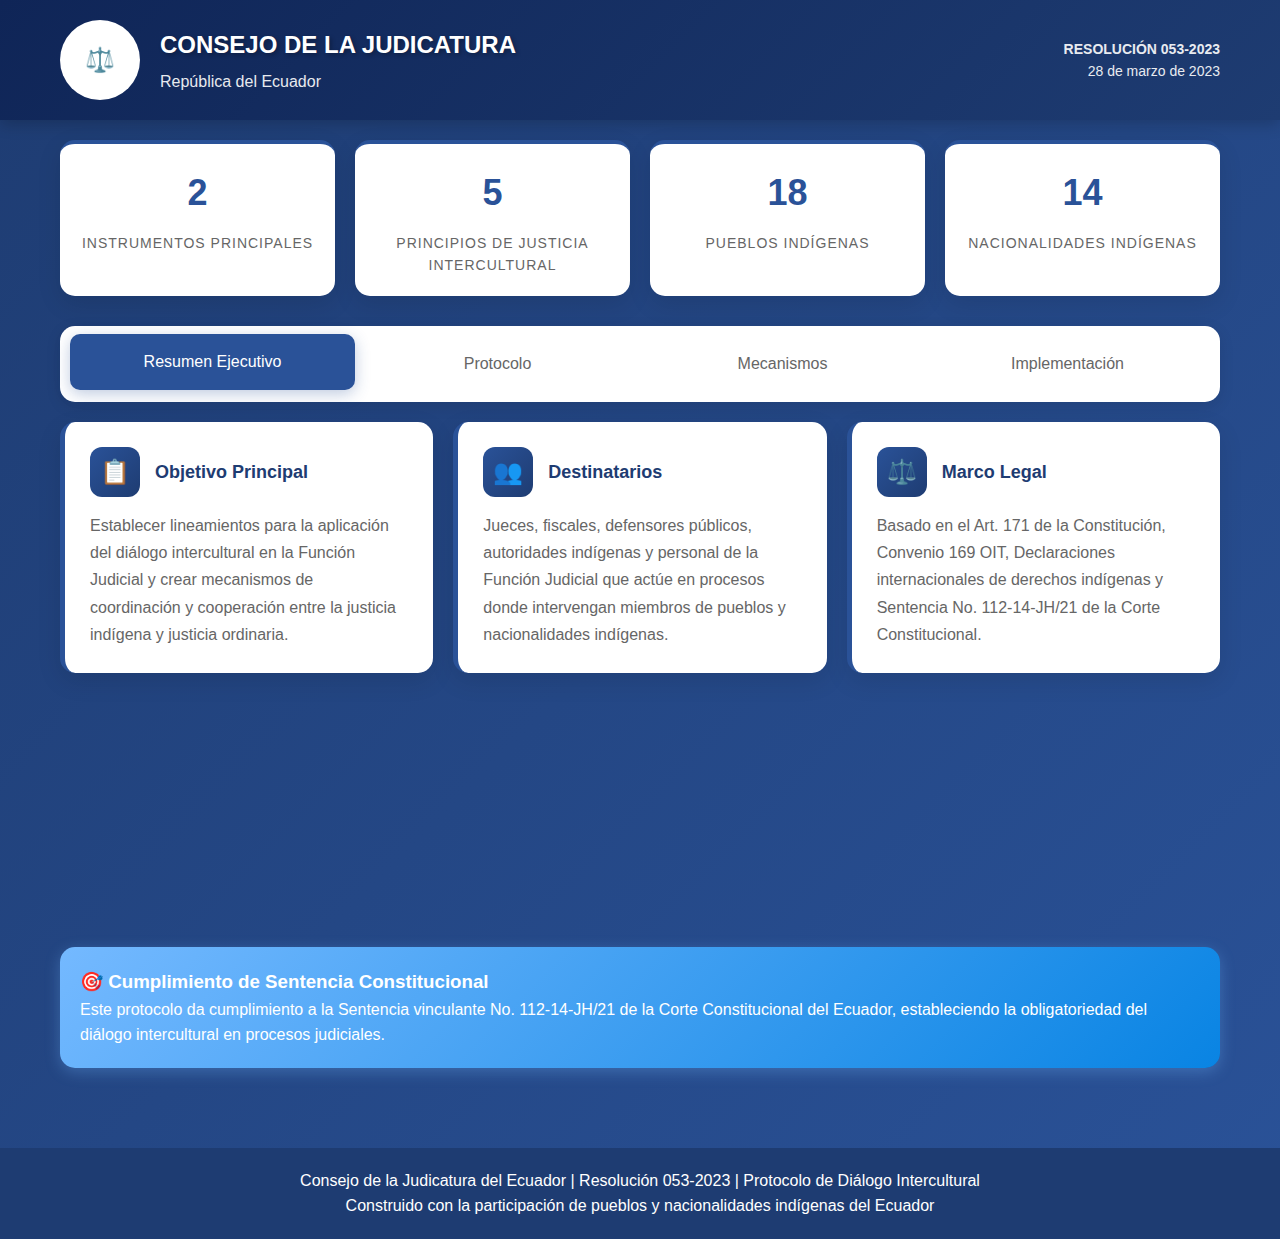
<file: index.html>
<!DOCTYPE html>
<html lang="es">
<head>
    <meta charset="UTF-8">
    <meta name="viewport" content="width=device-width, initial-scale=1.0">
    <title>Protocolo de Diálogo Intercultural - Función Judicial Ecuador</title>
    <style>
        * {
            margin: 0;
            padding: 0;
            box-sizing: border-box;
        }

        body {
            font-family: 'Segoe UI', Tahoma, Geneva, Verdana, sans-serif;
            background: linear-gradient(135deg, #1e3c72 0%, #2a5298 100%);
            color: #333;
            line-height: 1.6;
        }

        .header {
            background: linear-gradient(135deg, #0f2557 0%, #1e3c72 100%);
            color: white;
            padding: 20px 0;
            box-shadow: 0 4px 15px rgba(0,0,0,0.2);
        }

        .header-content {
            max-width: 1200px;
            margin: 0 auto;
            display: flex;
            align-items: center;
            justify-content: space-between;
            padding: 0 20px;
        }

        .logo-section {
            display: flex;
            align-items: center;
        }

        .logo {
            width: 80px;
            height: 80px;
            background: white;
            border-radius: 50%;
            display: flex;
            align-items: center;
            justify-content: center;
            margin-right: 20px;
            font-weight: bold;
            color: #1e3c72;
            font-size: 24px;
        }

        .title-section h1 {
            font-size: 24px;
            margin-bottom: 5px;
            text-shadow: 2px 2px 4px rgba(0,0,0,0.3);
        }

        .title-section h2 {
            font-size: 16px;
            opacity: 0.9;
            font-weight: 300;
        }

        .resolution-info {
            text-align: right;
            font-size: 14px;
            opacity: 0.9;
        }

        .container {
            max-width: 1200px;
            margin: 0 auto;
            padding: 20px;
        }

        .dashboard-grid {
            display: grid;
            grid-template-columns: repeat(auto-fit, minmax(300px, 1fr));
            gap: 20px;
            margin-bottom: 30px;
        }

        .card {
            background: white;
            border-radius: 15px;
            padding: 25px;
            box-shadow: 0 8px 25px rgba(0,0,0,0.1);
            transition: transform 0.3s ease, box-shadow 0.3s ease;
            border-left: 5px solid #2a5298;
        }

        .card:hover {
            transform: translateY(-5px);
            box-shadow: 0 15px 35px rgba(0,0,0,0.15);
        }

        .card-header {
            display: flex;
            align-items: center;
            margin-bottom: 15px;
        }

        .card-icon {
            width: 50px;
            height: 50px;
            background: linear-gradient(135deg, #2a5298, #1e3c72);
            border-radius: 12px;
            display: flex;
            align-items: center;
            justify-content: center;
            color: white;
            font-size: 24px;
            margin-right: 15px;
        }

        .card-title {
            font-size: 18px;
            font-weight: 600;
            color: #1e3c72;
        }

        .card-content {
            color: #666;
            line-height: 1.7;
        }

        .stats-grid {
            display: grid;
            grid-template-columns: repeat(auto-fit, minmax(250px, 1fr));
            gap: 20px;
            margin-bottom: 30px;
        }

        .stat-card {
            background: white;
            border-radius: 15px;
            padding: 20px;
            text-align: center;
            box-shadow: 0 8px 25px rgba(0,0,0,0.1);
            border-top: 4px solid #2a5298;
        }

        .stat-number {
            font-size: 36px;
            font-weight: bold;
            color: #2a5298;
            margin-bottom: 10px;
        }

        .stat-label {
            color: #666;
            font-size: 14px;
            text-transform: uppercase;
            letter-spacing: 1px;
        }

        .timeline {
            background: white;
            border-radius: 15px;
            padding: 30px;
            box-shadow: 0 8px 25px rgba(0,0,0,0.1);
            margin-bottom: 30px;
        }

        .timeline-title {
            font-size: 24px;
            color: #1e3c72;
            margin-bottom: 25px;
            text-align: center;
            font-weight: 600;
        }

        .timeline-item {
            display: flex;
            margin-bottom: 20px;
            position: relative;
        }

        .timeline-marker {
            width: 40px;
            height: 40px;
            background: #2a5298;
            border-radius: 50%;
            display: flex;
            align-items: center;
            justify-content: center;
            color: white;
            font-weight: bold;
            margin-right: 20px;
            flex-shrink: 0;
        }

        .timeline-content {
            flex: 1;
            background: #f8f9fa;
            padding: 15px 20px;
            border-radius: 10px;
            border-left: 4px solid #2a5298;
        }

        .timeline-step {
            font-weight: 600;
            color: #1e3c72;
            margin-bottom: 5px;
        }

        .principles-grid {
            display: grid;
            grid-template-columns: repeat(auto-fit, minmax(280px, 1fr));
            gap: 20px;
            margin-bottom: 30px;
        }

        .principle-card {
            background: linear-gradient(135deg, #667eea 0%, #764ba2 100%);
            color: white;
            border-radius: 15px;
            padding: 25px;
            box-shadow: 0 8px 25px rgba(0,0,0,0.15);
            text-align: center;
        }

        .principle-icon {
            font-size: 48px;
            margin-bottom: 15px;
        }

        .principle-title {
            font-size: 18px;
            font-weight: 600;
            margin-bottom: 10px;
        }

        .principle-desc {
            font-size: 14px;
            opacity: 0.9;
            line-height: 1.6;
        }

        .navigation-tabs {
            display: flex;
            background: white;
            border-radius: 15px;
            padding: 10px;
            margin-bottom: 20px;
            box-shadow: 0 4px 15px rgba(0,0,0,0.1);
        }

        .nav-tab {
            flex: 1;
            padding: 15px 20px;
            text-align: center;
            border-radius: 10px;
            cursor: pointer;
            transition: all 0.3s ease;
            color: #666;
            font-weight: 500;
        }

        .nav-tab.active {
            background: #2a5298;
            color: white;
            transform: translateY(-2px);
            box-shadow: 0 4px 15px rgba(42, 82, 152, 0.3);
        }

        .tab-content {
            display: none;
        }

        .tab-content.active {
            display: block;
        }

        .footer {
            background: #1e3c72;
            color: white;
            text-align: center;
            padding: 20px;
            margin-top: 40px;
        }

        .highlight-box {
            background: linear-gradient(135deg, #ffeaa7, #fab1a0);
            border-radius: 15px;
            padding: 20px;
            margin: 20px 0;
            border-left: 5px solid #e17055;
        }

        .alert-box {
            background: linear-gradient(135deg, #74b9ff, #0984e3);
            color: white;
            border-radius: 15px;
            padding: 20px;
            margin: 20px 0;
            box-shadow: 0 4px 15px rgba(116, 185, 255, 0.3);
        }

        @media (max-width: 768px) {
            .header-content {
                flex-direction: column;
                text-align: center;
            }
            
            .logo-section {
                margin-bottom: 20px;
            }
            
            .dashboard-grid {
                grid-template-columns: 1fr;
            }
            
            .navigation-tabs {
                flex-direction: column;
            }
        }
    </style>
</head>
<body>
    <div class="header">
        <div class="header-content">
            <div class="logo-section">
                <div class="logo">⚖️</div>
                <div class="title-section">
                    <h1>CONSEJO DE LA JUDICATURA</h1>
                    <h2>República del Ecuador</h2>
                </div>
            </div>
            <div class="resolution-info">
                <div><strong>RESOLUCIÓN 053-2023</strong></div>
                <div>28 de marzo de 2023</div>
            </div>
        </div>
    </div>

    <div class="container">
        <div class="stats-grid">
            <div class="stat-card">
                <div class="stat-number">2</div>
                <div class="stat-label">Instrumentos Principales</div>
            </div>
            <div class="stat-card">
                <div class="stat-number">5</div>
                <div class="stat-label">Principios de Justicia Intercultural</div>
            </div>
            <div class="stat-card">
                <div class="stat-number">18</div>
                <div class="stat-label">Pueblos Indígenas</div>
            </div>
            <div class="stat-card">
                <div class="stat-number">14</div>
                <div class="stat-label">Nacionalidades Indígenas</div>
            </div>
        </div>

        <div class="navigation-tabs">
            <div class="nav-tab active" onclick="showTab('overview')">Resumen Ejecutivo</div>
            <div class="nav-tab" onclick="showTab('protocol')">Protocolo</div>
            <div class="nav-tab" onclick="showTab('mechanisms')">Mecanismos</div>
            <div class="nav-tab" onclick="showTab('implementation')">Implementación</div>
        </div>

        <div id="overview" class="tab-content active">
            <div class="dashboard-grid">
                <div class="card">
                    <div class="card-header">
                        <div class="card-icon">📋</div>
                        <div class="card-title">Objetivo Principal</div>
                    </div>
                    <div class="card-content">
                        Establecer lineamientos para la aplicación del diálogo intercultural en la Función Judicial y crear mecanismos de coordinación y cooperación entre la justicia indígena y justicia ordinaria.
                    </div>
                </div>

                <div class="card">
                    <div class="card-header">
                        <div class="card-icon">👥</div>
                        <div class="card-title">Destinatarios</div>
                    </div>
                    <div class="card-content">
                        Jueces, fiscales, defensores públicos, autoridades indígenas y personal de la Función Judicial que actúe en procesos donde intervengan miembros de pueblos y nacionalidades indígenas.
                    </div>
                </div>

                <div class="card">
                    <div class="card-header">
                        <div class="card-icon">⚖️</div>
                        <div class="card-title">Marco Legal</div>
                    </div>
                    <div class="card-content">
                        Basado en el Art. 171 de la Constitución, Convenio 169 OIT, Declaraciones internacionales de derechos indígenas y Sentencia No. 112-14-JH/21 de la Corte Constitucional.
                    </div>
                </div>

                <div class="card">
                    <div class="card-header">
                        <div class="card-icon">🌍</div>
                        <div class="card-title">Alcance</div>
                    </div>
                    <div class="card-content">
                        Aplicación nacional en actuaciones pre-procesales, procesales penales y procedimientos de garantías jurisdiccionales con enfoque intercultural.
                    </div>
                </div>
            </div>

            <div class="alert-box">
                <h3>🎯 Cumplimiento de Sentencia Constitucional</h3>
                <p>Este protocolo da cumplimiento a la Sentencia vinculante No. 112-14-JH/21 de la Corte Constitucional del Ecuador, estableciendo la obligatoriedad del diálogo intercultural en procesos judiciales.</p>
            </div>
        </div>

        <div id="protocol" class="tab-content">
            <div class="timeline">
                <div class="timeline-title">🗣️ Protocolo de Diálogo Intercultural</div>
                
                <div class="timeline-item">
                    <div class="timeline-marker">1</div>
                    <div class="timeline-content">
                        <div class="timeline-step">Interpretación Intercultural</div>
                        <p>Obligación de realizar una nueva lectura de situaciones nacionales con enfoque en diversidad cultural, especialmente con pueblos indígenas.</p>
                    </div>
                </div>

                <div class="timeline-item">
                    <div class="timeline-marker">2</div>
                    <div class="timeline-content">
                        <div class="timeline-step">Diálogo Directo</div>
                        <p>Comunicación directa entre operadores de justicia y autoridades indígenas para comprensión mutua de sistemas de justicia.</p>
                    </div>
                </div>

                <div class="timeline-item">
                    <div class="timeline-marker">3</div>
                    <div class="timeline-content">
                        <div class="timeline-step">Características del Diálogo</div>
                        <p>Debe ser de doble vía, respetuoso de autonomía indígena, sensible a diferencias culturales y contribuir a coordinación entre sistemas.</p>
                    </div>
                </div>

                <div class="timeline-item">
                    <div class="timeline-marker">4</div>
                    <div class="timeline-content">
                        <div class="timeline-step">Facilitadores</div>
                        <p>Posibilidad de contar con facilitadores interculturales con conocimiento en pluralismo jurídico y derechos colectivos.</p>
                    </div>
                </div>
            </div>

            <div class="principles-grid">
                <div class="principle-card">
                    <div class="principle-icon">⚖️</div>
                    <div class="principle-title">Diversidad</div>
                    <div class="principle-desc">Reconocimiento del derecho propio, costumbres y prácticas ancestrales</div>
                </div>

                <div class="principle-card">
                    <div class="principle-icon">🤝</div>
                    <div class="principle-title">Igualdad</div>
                    <div class="principle-desc">Garantía de comprensión de normas y procedimientos con traductores y peritos</div>
                </div>

                <div class="principle-card">
                    <div class="principle-icon">🛡️</div>
                    <div class="principle-title">Non bis in ídem</div>
                    <div class="principle-desc">Lo resuelto por justicia indígena no puede ser juzgado nuevamente</div>
                </div>

                <div class="principle-card">
                    <div class="principle-icon">🏛️</div>
                    <div class="principle-title">Pro jurisdicción indígena</div>
                    <div class="principle-desc">En caso de duda, se prefiere la jurisdicción indígena</div>
                </div>
            </div>
        </div>

        <div id="mechanisms" class="tab-content">
            <div class="dashboard-grid">
                <div class="card">
                    <div class="card-header">
                        <div class="card-icon">🔄</div>
                        <div class="card-title">Mecanismos de Cooperación</div>
                    </div>
                    <div class="card-content">
                        <strong>1. Declinación de competencia:</strong> Proceso para remitir casos a jurisdicción indígena<br><br>
                        <strong>2. Cooperación institucional:</strong> Apoyo entre fiscalía, policía y autoridades indígenas<br><br>
                        <strong>3. Cumplimiento de decisiones:</strong> Respeto y ejecución de resoluciones indígenas
                    </div>
                </div>

                <div class="card">
                    <div class="card-header">
                        <div class="card-icon">🤝</div>
                        <div class="card-title">Mecanismos de Coordinación</div>
                    </div>
                    <div class="card-content">
                        <strong>1. Comunicación permanente:</strong> Entre actores de ambas justicias<br><br>
                        <strong>2. Visitas in situ:</strong> Operadores de justicia en territorios indígenas<br><br>
                        <strong>3. Peritajes especializados:</strong> Antropológicos, sociológicos e interculturales
                    </div>
                </div>

                <div class="card">
                    <div class="card-header">
                        <div class="card-icon">👩‍⚖️</div>
                        <div class="card-title">Casos Especiales</div>
                    </div>
                    <div class="card-content">
                        <strong>Violencia contra mujeres:</strong> Coordinación especial garantizando participación de consejos de mujeres<br><br>
                        <strong>Pueblos de reciente contacto:</strong> Medidas reforzadas de protección y diálogo<br><br>
                        <strong>Menores de edad:</strong> Enfoque de prioridad absoluta e interés superior
                    </div>
                </div>

                <div class="card">
                    <div class="card-header">
                        <div class="card-icon">📋</div>
                        <div class="card-title">Hábeas Corpus Intercultural</div>
                    </div>
                    <div class="card-content">
                        <strong>Procedimiento especial:</strong> Para personas indígenas privadas de libertad<br><br>
                        <strong>Medidas alternativas:</strong> Preferencia por sanciones distintas al encarcelamiento<br><br>
                        <strong>Diálogo obligatorio:</strong> Con autoridades indígenas antes de prisión preventiva
                    </div>
                </div>
            </div>

            <div class="highlight-box">
                <h3>🚨 Deber Reforzado de Excepcionalidad</h3>
                <p><strong>Para pueblos de reciente contacto:</strong> El juez no podrá dictar prisión preventiva sin: (1) Diálogo intercultural con autoridades indígenas, (2) Análisis de medidas alternativas, (3) Carga argumentativa mayor para justificar la privación de libertad.</p>
            </div>
        </div>

        <div id="implementation" class="tab-content">
            <div class="timeline">
                <div class="timeline-title">📅 Cronograma de Implementación</div>
                
                <div class="timeline-item">
                    <div class="timeline-marker">30</div>
                    <div class="timeline-content">
                        <div class="timeline-step">30 días - Parámetros Técnicos</div>
                        <p>Dirección Nacional remite lineamientos para levantamiento de información sobre aplicación de diálogo intercultural.</p>
                    </div>
                </div>

                <div class="timeline-item">
                    <div class="timeline-marker">12</div>
                    <div class="timeline-content">
                        <div class="timeline-step">12 meses - Sistema Digital</div>
                        <p>Desarrollo e implementación de registro digital para procesamiento de información sobre diálogo intercultural.</p>
                    </div>
                </div>

                <div class="timeline-item">
                    <div class="timeline-marker">∞</div>
                    <div class="timeline-content">
                        <div class="timeline-step">Seguimiento Permanente</div>
                        <p>Monitoreo continuo por Consejo de la Judicatura y Defensoría del Pueblo de la aplicación del protocolo.</p>
                    </div>
                </div>
            </div>

            <div class="dashboard-grid">
                <div class="card">
                    <div class="card-header">
                        <div class="card-icon">📊</div>
                        <div class="card-title">Seguimiento CJ</div>
                    </div>
                    <div class="card-content">
                        <strong>Reporte trimestral:</strong> Direcciones Provinciales informan aplicación del diálogo<br><br>
                        <strong>Sistema automático:</strong> Registro digital de casos con enfoque intercultural<br><br>
                        <strong>Incumplimientos:</strong> Comunicación a Corte Constitucional para revisión
                    </div>
                </div>

                <div class="card">
                    <div class="card-header">
                        <div class="card-icon">👁️</div>
                        <div class="card-title">Vigilancia DPE</div>
                    </div>
                    <div class="card-content">
                        <strong>Monitoreo del debido proceso:</strong> Con perspectiva intercultural<br><br>
                        <strong>Verificación de derechos:</strong> Ausencia de discriminación y presencia de intérpretes<br><br>
                        <strong>Alertas institucionales:</strong> Sobre presuntas faltas disciplinarias
                    </div>
                </div>

                <div class="card">
                    <div class="card-header">
                        <div class="card-icon">📞</div>
                        <div class="card-title">Base de Autoridades</div>
                    </div>
                    <div class="card-content">
                        <strong>Registro oficial:</strong> Autoridades indígenas legitimadas por derecho propio<br><br>
                        <strong>Facilitar contacto:</strong> Para operadores de justicia en diálogo intercultural<br><br>
                        <strong>Actualización constante:</strong> Según cambios en organizaciones indígenas
                    </div>
                </div>

                <div class="card">
                    <div class="card-header">
                        <div class="card-icon">🎓</div>
                        <div class="card-title">Capacitación</div>
                    </div>
                    <div class="card-content">
                        <strong>Formación continua:</strong> Para operadores de justicia en interculturalidad<br><br>
                        <strong>Conocimiento cultural:</strong> Idiomas, costumbres y procedimientos indígenas<br><br>
                        <strong>Espacios de reflexión:</strong> Diálogo permanente entre jurisdicciones
                    </div>
                </div>
            </div>

            <div class="alert-box">
                <h3>⚡ Entrada en Vigencia</h3>
                <p>La resolución entra en vigencia a partir de su aprobación el 28 de marzo de 2023, sin perjuicio de su publicación en el Registro Oficial.</p>
            </div>
        </div>
    </div>

    <div class="footer">
        <p>Consejo de la Judicatura del Ecuador | Resolución 053-2023 | Protocolo de Diálogo Intercultural</p>
        <p>Construido con la participación de pueblos y nacionalidades indígenas del Ecuador</p>
    </div>

    <script>
        function showTab(tabName) {
            // Ocultar todos los contenidos
            const tabContents = document.querySelectorAll('.tab-content');
            tabContents.forEach(content => {
                content.classList.remove('active');
            });

            // Remover clase active de todas las pestañas
            const tabs = document.querySelectorAll('.nav-tab');
            tabs.forEach(tab => {
                tab.classList.remove('active');
            });

            // Mostrar contenido seleccionado
            document.getElementById(tabName).classList.add('active');

            // Agregar clase active a la pestaña seleccionada
            event.target.classList.add('active');
        }

        // Animaciones al cargar
        window.addEventListener('load', function() {
            const cards = document.querySelectorAll('.card, .stat-card, .principle-card');
            cards.forEach((card, index) => {
                setTimeout(() => {
                    card.style.opacity = '0';
                    card.style.transform = 'translateY(20px)';
                    card.style.transition = 'all 0.6s ease';
                    
                    setTimeout(() => {
                        card.style.opacity = '1';
                        card.style.transform = 'translateY(0)';
                    }, 100);
                }, index * 100);
            });
        });
    </script>
</body>
</html>
</file>
